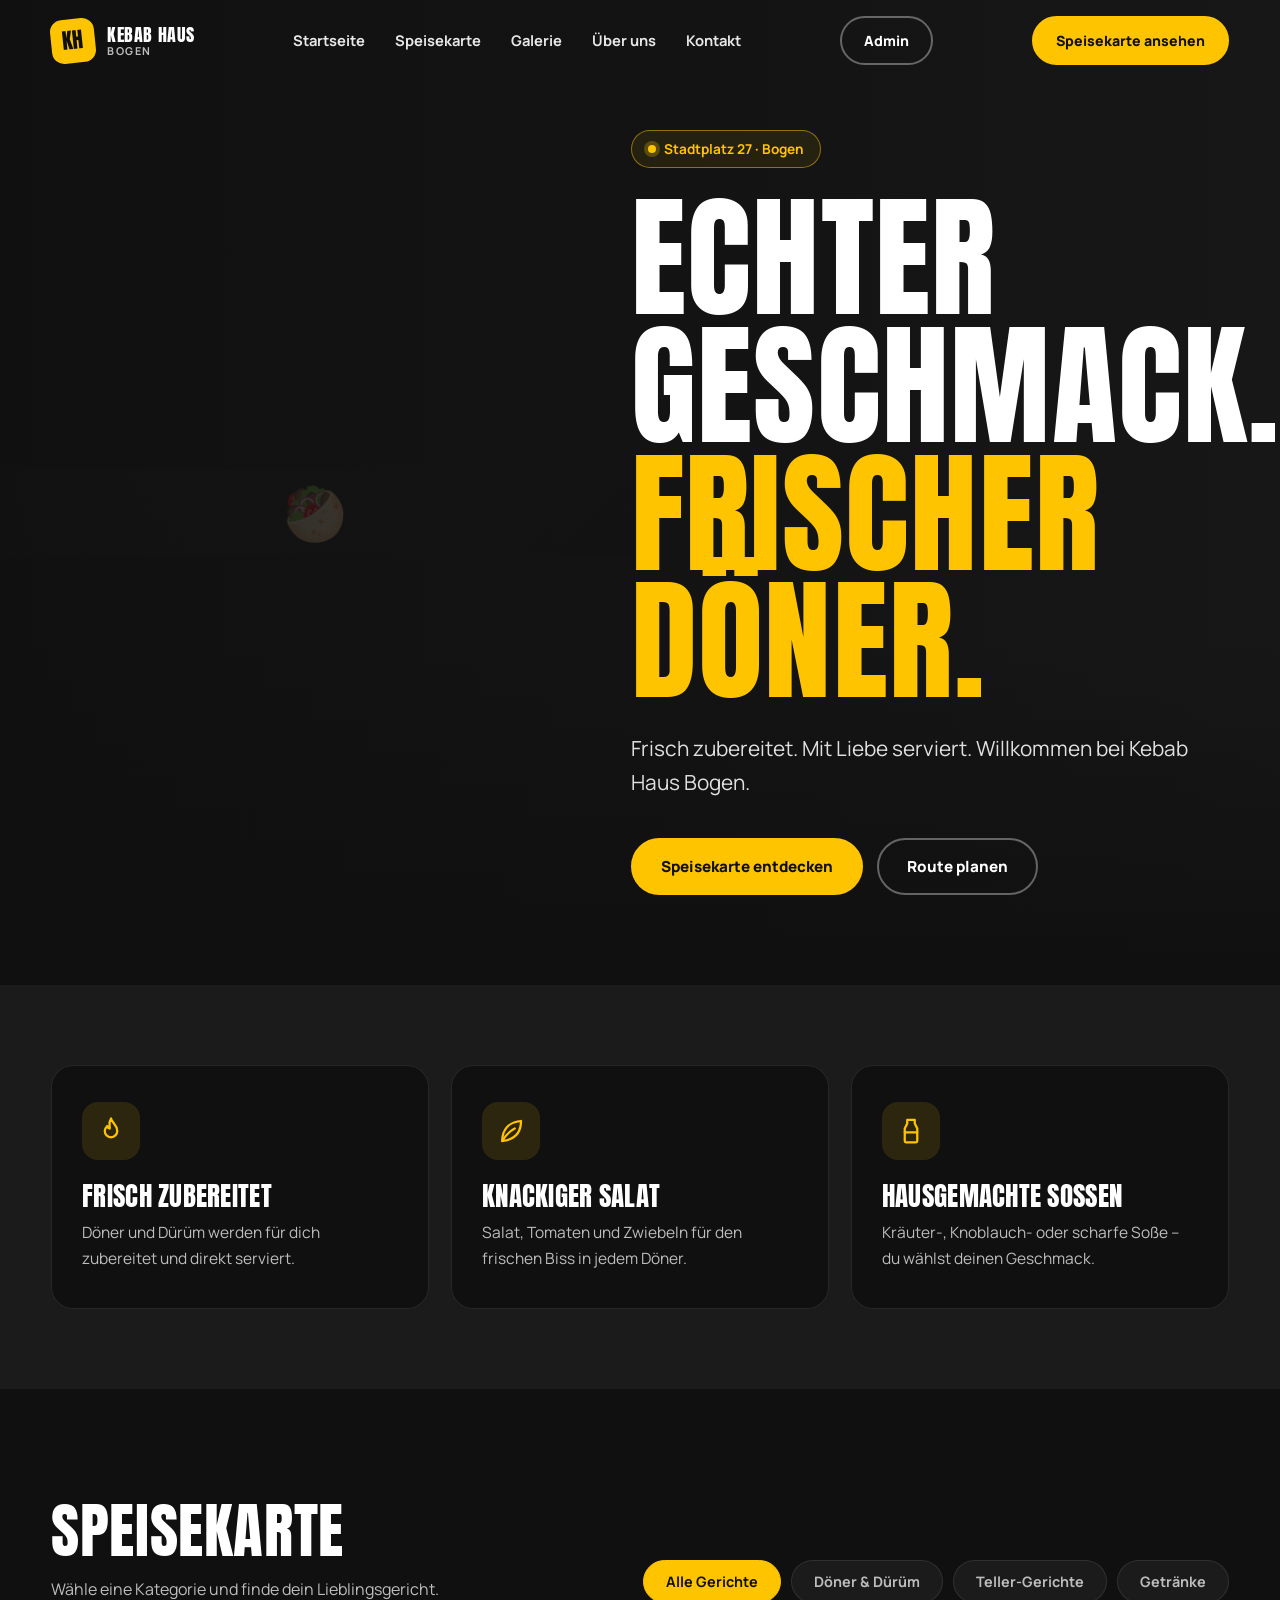
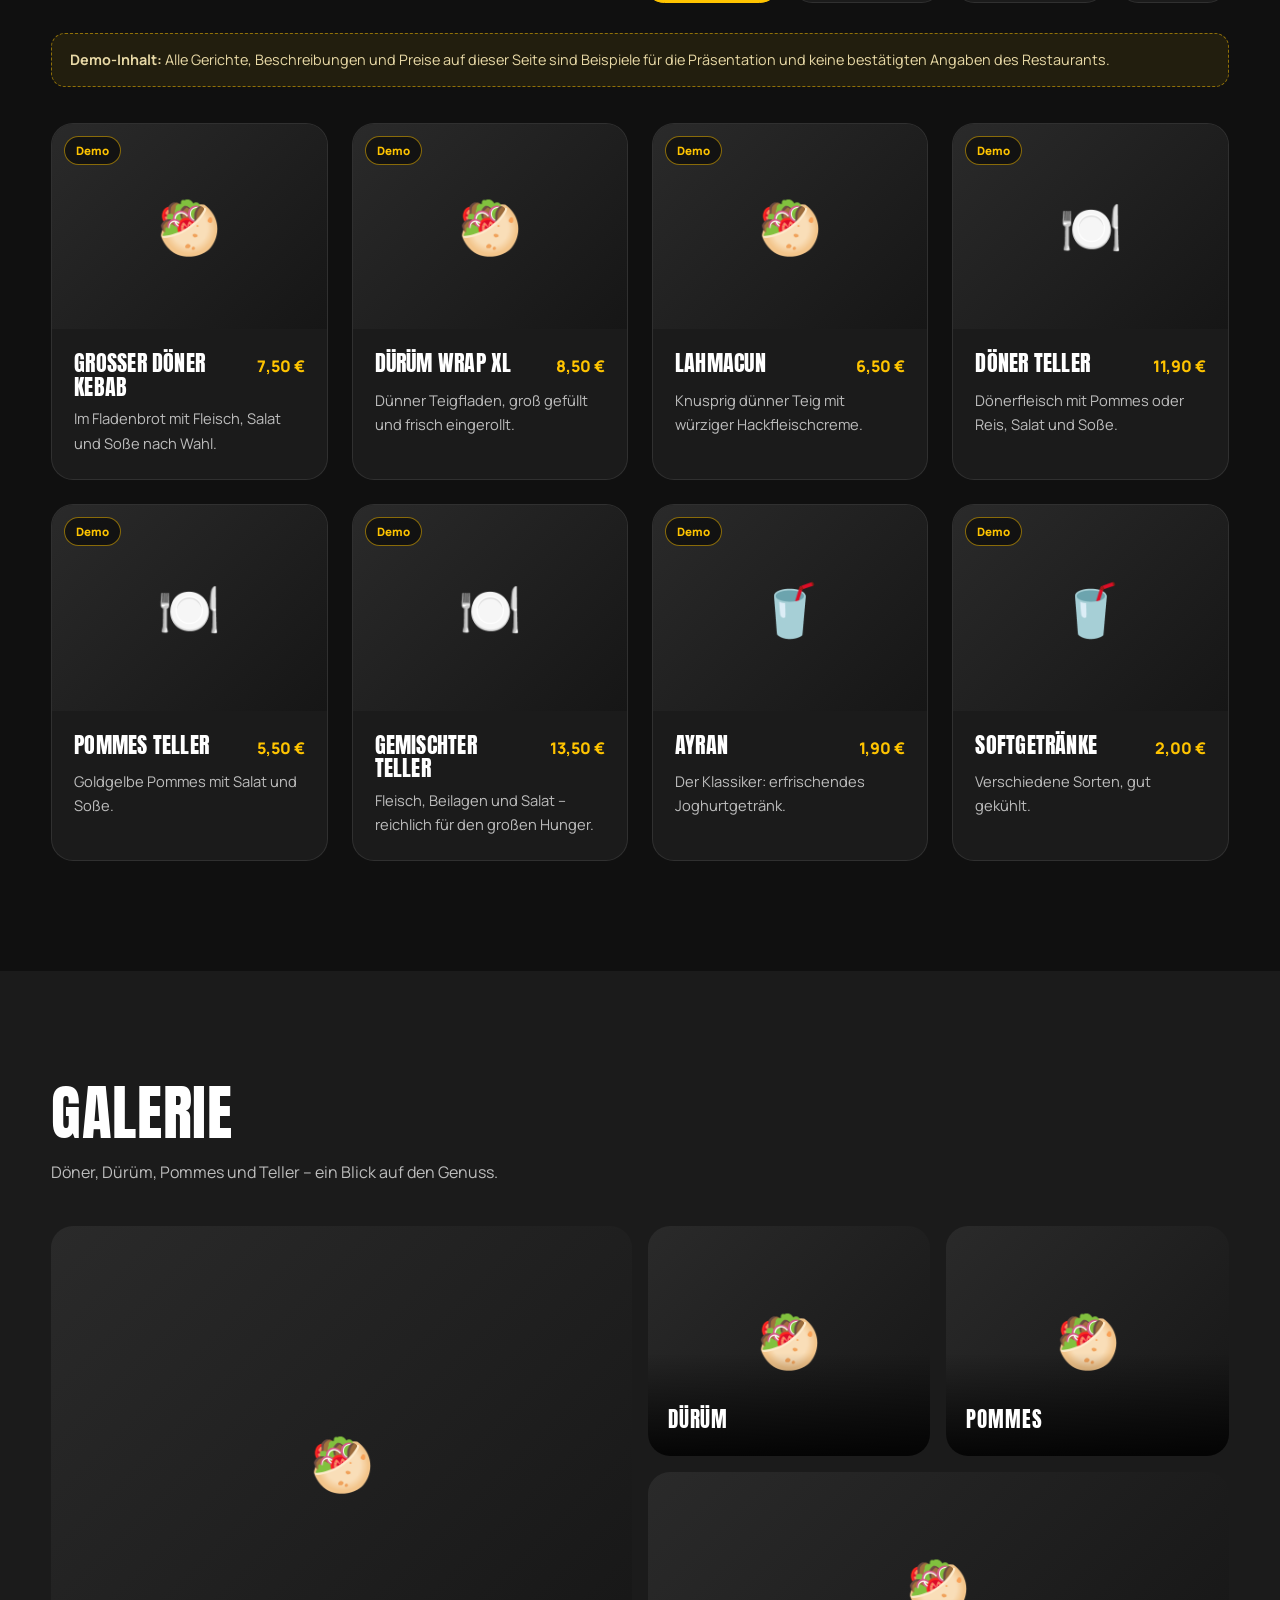
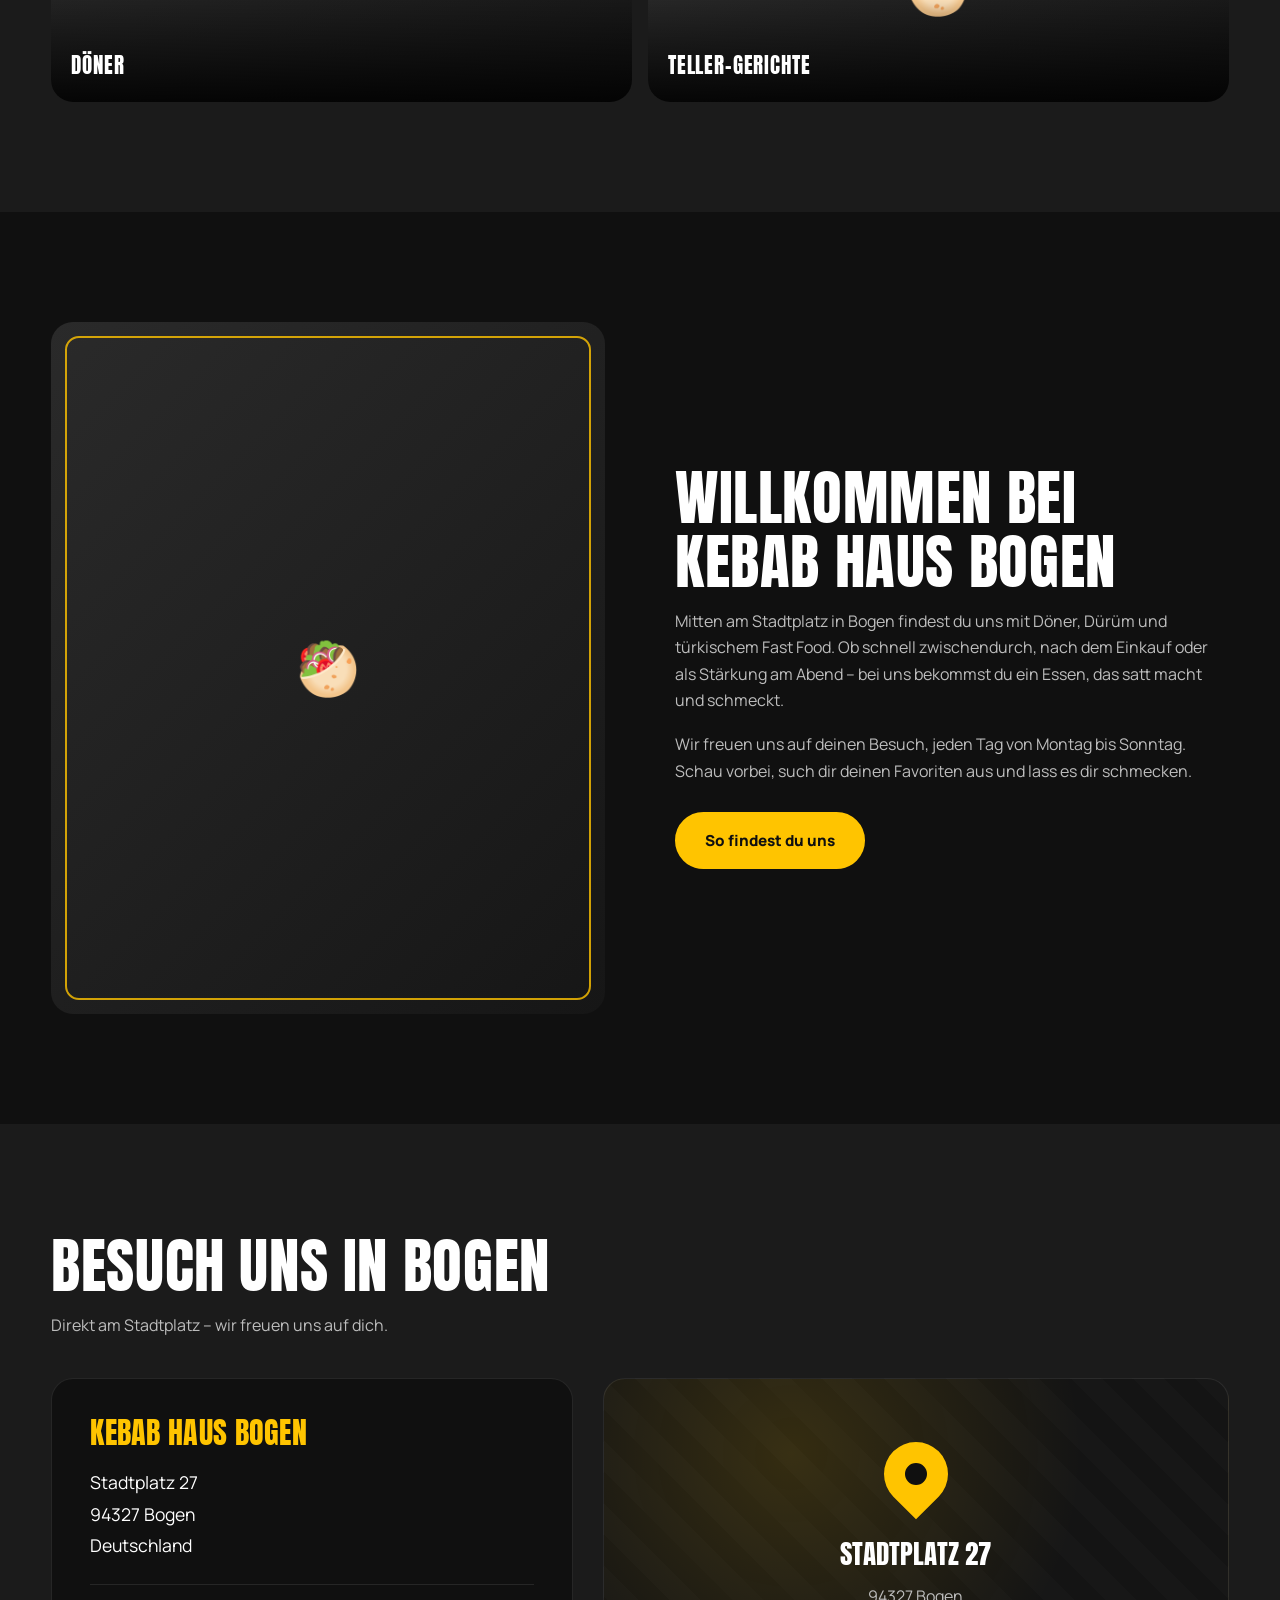
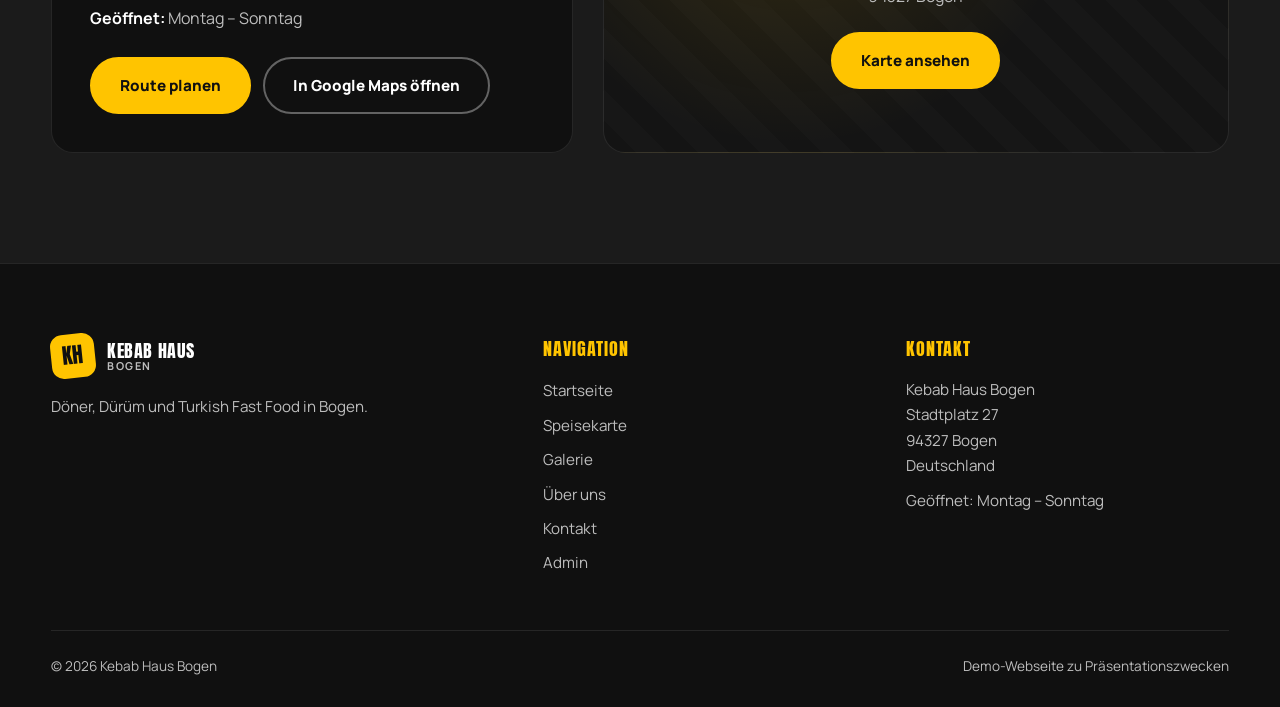
<file: index.html>
<!DOCTYPE html>
<html lang="de">
<head>
<meta charset="UTF-8">
<meta name="viewport" content="width=device-width, initial-scale=1">
<title>Kebab Haus Bogen – Döner, Dürüm & Turkish Fast Food in Bogen</title>
<meta name="description" content="Kebab Haus Bogen am Stadtplatz 27 in 94327 Bogen: Döner, Dürüm und türkisches Fast Food. Täglich Montag bis Sonntag. Jetzt Speisekarte ansehen und Route planen.">
<meta name="theme-color" content="#101010">
<meta property="og:title" content="Kebab Haus Bogen – Echter Geschmack. Frischer Döner.">
<meta property="og:description" content="Döner, Dürüm und Turkish Fast Food am Stadtplatz 27 in Bogen.">
<meta property="og:type" content="website">
<link rel="icon" href="data:image/svg+xml,%3Csvg xmlns='http://www.w3.org/2000/svg' viewBox='0 0 64 64'%3E%3Crect width='64' height='64' rx='14' fill='%23FFC400'/%3E%3Ctext x='32' y='44' font-size='30' font-weight='900' text-anchor='middle' fill='%23101010' font-family='Arial'%3EKH%3C/text%3E%3C/svg%3E">
<link rel="preconnect" href="https://fonts.googleapis.com">
<link rel="preconnect" href="https://fonts.gstatic.com" crossorigin>
<link href="https://fonts.googleapis.com/css2?family=Anton&family=Manrope:wght@400;500;700;800&display=swap" rel="stylesheet">
<script type="application/ld+json">{"@context":"https://schema.org","@type":"Restaurant","name":"Kebab Haus Bogen","servesCuisine":["Döner","Dürüm","Turkish Fast Food"],"address":{"@type":"PostalAddress","streetAddress":"Stadtplatz 27","postalCode":"94327","addressLocality":"Bogen","addressCountry":"DE"}}</script>
<style>
:root{--bg:#101010;--bg2:#1B1B1B;--gold:#FFC400;--tx:#fff;--mut:#BDBDBD;--line:rgba(255,255,255,.09);--r:22px}
*{box-sizing:border-box;margin:0;padding:0}
html{scroll-behavior:smooth;scroll-padding-top:84px}
body{background:var(--bg);color:var(--tx);font-family:'Manrope',system-ui,sans-serif;line-height:1.65;-webkit-font-smoothing:antialiased}
img{display:block;max-width:100%}
a{color:inherit;text-decoration:none}
:focus-visible{outline:2px solid var(--gold);outline-offset:3px}
.wrap{width:min(1180px,92%);margin-inline:auto}
section{padding:110px 0}
h1,h2,h3{font-family:'Anton',Impact,sans-serif;font-weight:400;letter-spacing:.01em;line-height:1.05;text-transform:uppercase}
h2{font-size:clamp(2.2rem,5vw,3.8rem);margin-bottom:14px}
.lead{color:var(--mut);max-width:60ch}
.btn{display:inline-flex;align-items:center;justify-content:center;gap:8px;padding:14px 28px;border-radius:999px;font-weight:800;font-size:.95rem;border:2px solid var(--gold);cursor:pointer;transition:.25s;font-family:inherit}
.btn-y{background:var(--gold);color:#101010}
.btn-y:hover{background:#ffd43b;transform:translateY(-2px);box-shadow:0 10px 30px rgba(255,196,0,.3)}
.btn-o{background:transparent;color:var(--tx);border-color:rgba(255,255,255,.35)}
.btn-o:hover{border-color:var(--gold);color:var(--gold)}
.logo{display:flex;align-items:center;gap:12px}
.logo-mark{width:44px;height:44px;border-radius:12px;background:var(--gold);color:#101010;display:grid;place-items:center;font-family:'Anton';font-size:1.35rem;transform:rotate(-6deg);flex:none}
.logo-txt{font-family:'Anton';text-transform:uppercase;font-size:1.15rem;line-height:1.05;letter-spacing:.03em}
.logo-txt small{display:block;font-family:'Manrope';font-size:.68rem;color:var(--mut);letter-spacing:.14em;font-weight:700}
/* header */
header{position:fixed;inset:0 0 auto 0;z-index:50;transition:.3s;padding:16px 0}
header.sc{background:rgba(16,16,16,.92);backdrop-filter:blur(14px);padding:10px 0;border-bottom:1px solid var(--line)}
.nav{display:flex;align-items:center;justify-content:space-between;gap:20px}
.nav ul{display:flex;gap:30px;list-style:none}
.nav ul a{font-weight:700;font-size:.92rem;color:#e8e8e8;position:relative;padding:4px 0}
.nav ul a::after{content:"";position:absolute;left:0;bottom:-2px;height:2px;width:0;background:var(--gold);transition:.25s}
.nav ul a:hover::after{width:100%}
.nav .btn{padding:11px 22px;font-size:.88rem}
.mob{display:none}
.burger{display:none;background:none;border:0;width:44px;height:44px;cursor:pointer;position:relative}
.burger span{position:absolute;left:10px;right:10px;height:2px;background:#fff;transition:.3s}
.burger span:nth-child(1){top:15px}.burger span:nth-child(2){top:21px}.burger span:nth-child(3){top:27px}
.burger.on span:nth-child(1){top:21px;transform:rotate(45deg)}
.burger.on span:nth-child(2){opacity:0}
.burger.on span:nth-child(3){top:21px;transform:rotate(-45deg)}
/* hero */
.hero{min-height:100svh;display:flex;align-items:center;position:relative;padding:130px 0 90px;overflow:hidden;background:#1B1B1B}
.hero-img{position:absolute;inset:0;width:100%;height:100%;object-fit:cover;animation:zoom 18s ease-out both}
@keyframes zoom{from{transform:scale(1.12)}to{transform:scale(1)}}
.hero::before{content:"";position:absolute;inset:0;z-index:1;background:linear-gradient(90deg,rgba(16,16,16,.95) 0%,rgba(16,16,16,.7) 55%,rgba(16,16,16,.35) 100%),linear-gradient(0deg,#101010 0%,transparent 35%)}
.hero .wrap{position:relative;z-index:2}
.badge{display:inline-flex;align-items:center;gap:8px;border:1px solid rgba(255,196,0,.5);color:var(--gold);padding:7px 16px;border-radius:999px;font-weight:700;font-size:.85rem;background:rgba(255,196,0,.08);margin-bottom:26px}
.badge i{width:8px;height:8px;border-radius:50%;background:var(--gold);box-shadow:0 0 0 4px rgba(255,196,0,.25)}
.hero h1{font-size:clamp(3.2rem,10.5vw,8.6rem);line-height:.95;max-width:11ch}
.hero h1 span{display:block;color:var(--gold)}
.hero p{font-size:clamp(1.05rem,2vw,1.3rem);color:#e0e0e0;max-width:46ch;margin:26px 0 38px}
.hero .row{display:flex;flex-wrap:wrap;gap:14px}
.hero h1,.hero p,.hero .row,.badge{animation:up .9s cubic-bezier(.2,.7,.2,1) both}
.badge{animation-delay:.05s}.hero h1{animation-delay:.15s}.hero p{animation-delay:.3s}.hero .row{animation-delay:.45s}
@keyframes up{from{opacity:0;transform:translateY(30px)}to{opacity:1;transform:none}}
/* features */
.features{background:var(--bg2);padding:80px 0}
.fgrid{display:grid;grid-template-columns:repeat(3,1fr);gap:22px}
.fcard{background:var(--bg);border:1px solid var(--line);border-radius:var(--r);padding:36px 30px;transition:.3s}
.fcard:hover{border-color:var(--gold);transform:translateY(-6px)}
.fic{width:58px;height:58px;border-radius:16px;background:rgba(255,196,0,.12);display:grid;place-items:center;margin-bottom:22px}
.fic svg{width:30px;height:30px;stroke:var(--gold);fill:none;stroke-width:1.8;stroke-linecap:round;stroke-linejoin:round}
.fcard h3{font-size:1.7rem;margin-bottom:10px}
.fcard p{color:var(--mut);font-size:.97rem}
/* menu */
.mhead{display:flex;flex-wrap:wrap;justify-content:space-between;align-items:end;gap:28px;margin-bottom:30px}
.filters{display:flex;flex-wrap:wrap;gap:10px}
.fb{background:var(--bg2);color:var(--mut);border:1px solid var(--line);padding:11px 22px;border-radius:999px;font:700 .9rem 'Manrope';cursor:pointer;transition:.25s}
.fb:hover{color:#fff;border-color:rgba(255,196,0,.5)}
.fb.on{background:var(--gold);color:#101010;border-color:var(--gold)}
.demo-note{background:rgba(255,196,0,.08);border:1px dashed rgba(255,196,0,.5);border-radius:14px;padding:14px 18px;font-size:.9rem;color:#e8d9a6;margin-bottom:36px}
.mgrid{display:grid;grid-template-columns:repeat(auto-fill,minmax(270px,1fr));gap:24px}
.mcard{background:var(--bg2);border:1px solid var(--line);border-radius:var(--r);overflow:hidden;transition:.35s;display:flex;flex-direction:column}
.mcard:hover{transform:translateY(-8px);border-color:rgba(255,196,0,.6);box-shadow:0 22px 50px rgba(0,0,0,.5)}
.mcard.hide{display:none}
.mimg{aspect-ratio:4/3;overflow:hidden;background:#242424;position:relative}
.mimg img{width:100%;height:100%;object-fit:cover;transition:transform .6s}
.mcard:hover .mimg img{transform:scale(1.08)}
.tag{position:absolute;top:12px;left:12px;background:rgba(16,16,16,.85);border:1px solid rgba(255,196,0,.5);color:var(--gold);font-size:.72rem;font-weight:800;padding:4px 11px;border-radius:999px}
.mbody{padding:22px 22px 24px;display:flex;flex-direction:column;gap:8px;flex:1}
.mtop{display:flex;justify-content:space-between;gap:12px;align-items:baseline}
.mbody h3{font-size:1.4rem}
.price{color:var(--gold);font-weight:800;white-space:nowrap}
.mbody p{color:var(--mut);font-size:.92rem}
.ph{display:grid;place-items:center;width:100%;height:100%;font-size:3.2rem;background:linear-gradient(135deg,#2a2a2a,#161616)}
/* gallery */
.gal{background:var(--bg2)}
.ggrid{display:grid;grid-template-columns:repeat(4,1fr);grid-auto-rows:230px;gap:16px;margin-top:40px}
.gi{position:relative;border-radius:var(--r);overflow:hidden;background:#242424}
.gi:nth-child(1){grid-column:span 2;grid-row:span 2}
.gi:nth-child(4){grid-column:span 2}
.gi img{width:100%;height:100%;object-fit:cover;transition:transform .7s}
.gi:hover img{transform:scale(1.07)}
.gi span{position:absolute;left:0;right:0;bottom:0;padding:50px 20px 18px;background:linear-gradient(0deg,rgba(0,0,0,.85),transparent);font-family:'Anton';text-transform:uppercase;font-size:1.3rem;letter-spacing:.04em}
/* about */
.about{display:grid;grid-template-columns:1fr 1fr;gap:70px;align-items:center}
.about-img{border-radius:var(--r);overflow:hidden;aspect-ratio:4/5;background:#242424;position:relative}
.about-img img{width:100%;height:100%;object-fit:cover}
.about-img::after{content:"";position:absolute;inset:14px;border:2px solid var(--gold);border-radius:14px;pointer-events:none;opacity:.8}
.about p{color:var(--mut);margin-bottom:18px;max-width:56ch}
.about .btn{margin-top:10px}
/* contact */
.contact{background:var(--bg2)}
.cgrid{display:grid;grid-template-columns:1fr 1.2fr;gap:30px;margin-top:40px}
.cbox{background:var(--bg);border:1px solid var(--line);border-radius:var(--r);padding:38px}
.cbox h3{font-size:1.9rem;margin-bottom:18px;color:var(--gold)}
.cbox address{font-style:normal;font-size:1.1rem;line-height:1.8;margin-bottom:22px}
.cbox .days{color:var(--mut);margin-bottom:26px;padding-top:20px;border-top:1px solid var(--line)}
.cbox .days b{color:#fff}
.cbox .row{display:flex;flex-wrap:wrap;gap:12px}
.mapcard{border-radius:var(--r);min-height:340px;border:1px solid var(--line);display:grid;place-items:center;text-align:center;padding:30px;background:radial-gradient(circle at 30% 20%,rgba(255,196,0,.14),transparent 55%),repeating-linear-gradient(45deg,#141414 0 22px,#171717 22px 44px)}
.pin{width:64px;height:64px;border-radius:50% 50% 50% 0;background:var(--gold);transform:rotate(-45deg);margin:0 auto 26px;display:grid;place-items:center;animation:bob 2.4s ease-in-out infinite}
.pin::after{content:"";width:22px;height:22px;border-radius:50%;background:#101010}
@keyframes bob{50%{translate:0 -8px}}
.mapcard p{color:var(--mut);margin:6px 0 22px}
.mapcard strong{font-family:'Anton';font-size:1.7rem;text-transform:uppercase;font-weight:400}
/* footer */
footer{padding:70px 0 30px;border-top:1px solid var(--line)}
.fgr{display:grid;grid-template-columns:1.4fr 1fr 1fr;gap:40px;margin-bottom:46px}
footer h4{font-family:'Anton';font-weight:400;text-transform:uppercase;letter-spacing:.05em;font-size:1.1rem;margin-bottom:14px;color:var(--gold)}
footer li{list-style:none;margin-bottom:8px}
footer li a,footer address,footer p{color:var(--mut);font-style:normal;font-size:.95rem}
footer li a:hover{color:var(--gold)}
.fbot{border-top:1px solid var(--line);padding-top:24px;color:var(--mut);font-size:.85rem;display:flex;flex-wrap:wrap;justify-content:space-between;gap:10px}
.fgr .logo{margin-bottom:16px}
/* reveal (one orchestrated, light touch) */
.rv{opacity:0;transform:translateY(26px);transition:opacity .8s,transform .8s cubic-bezier(.2,.7,.2,1)}
.rv.in{opacity:1;transform:none}
/* responsive */
@media(max-width:960px){
 section{padding:80px 0}
 .burger{display:block}
 .mob{display:list-item}
 .nav .btn.hd{display:none}
 .nav ul{position:fixed;inset:0 0 0 auto;width:min(80%,330px);background:#141414;flex-direction:column;gap:6px;padding:100px 30px 30px;transform:translateX(100%);transition:.35s;border-left:1px solid var(--line)}
 .nav ul.open{transform:none}
 .nav ul a{font-size:1.2rem;display:block;padding:12px 0}
 .burger{z-index:60}
 .fgrid,.about,.cgrid{grid-template-columns:1fr}
 .about{gap:40px}
 .ggrid{grid-template-columns:repeat(2,1fr);grid-auto-rows:190px}
 .gi:nth-child(1){grid-column:span 2;grid-row:span 2}
 .gi:nth-child(4){grid-column:span 2}
 .fgr{grid-template-columns:1fr 1fr}.fgr>div:first-child{grid-column:span 2}
}
@media(max-width:520px){
 .logo-txt small{display:none}
 .hero .btn{width:100%}
 .cbox{padding:28px 22px}
 .fgr{grid-template-columns:1fr}.fgr>div:first-child{grid-column:auto}
}
@media(prefers-reduced-motion:reduce){*{animation:none!important;transition:none!important}html{scroll-behavior:auto}.rv{opacity:1;transform:none}}
</style>
</head>
<body>

<header id="hd">
 <div class="wrap nav">
  <a href="#start" class="logo" aria-label="Kebab Haus Bogen – Startseite">
   <span class="logo-mark">KH</span>
   <span class="logo-txt">Kebab Haus<small>BOGEN</small></span>
  </a>
  <ul id="menu">
   <li><a href="#start">Startseite</a></li>
   <li><a href="#speisekarte">Speisekarte</a></li>
   <li><a href="#galerie">Galerie</a></li>
   <li><a href="#ueber-uns">Über uns</a></li>
   <li><a href="#kontakt">Kontakt</a></li>
   <li class="mob"><a href="admin.html">Admin</a></li>
  </ul>
  <a href="admin.html" class="btn btn-o hd">Admin</a>
  <a href="#speisekarte" class="btn btn-y hd">Speisekarte ansehen</a>
  <button class="burger" id="burger" aria-label="Menü öffnen" aria-expanded="false" aria-controls="menu"><span></span><span></span><span></span></button>
 </div>
</header>

<main>
<section class="hero" id="start">
 <img class="hero-img" data-img="https://images.unsplash.com/photo-1529006557810-274b9b2fc783?auto=format&fit=crop&w=1800&q=75" alt="Frisch zubereiteter Döner Kebab" fetchpriority="high">
 <div class="wrap">
  <div class="badge"><i></i>Stadtplatz 27 · Bogen</div>
  <h1>Echter Geschmack. <span>Frischer Döner.</span></h1>
  <p>Frisch zubereitet. Mit Liebe serviert. Willkommen bei Kebab Haus Bogen.</p>
  <div class="row">
   <a href="#speisekarte" class="btn btn-y">Speisekarte entdecken</a>
   <a href="https://www.google.com/maps/dir/?api=1&destination=Stadtplatz+27,+94327+Bogen,+Germany" target="_blank" rel="noopener" class="btn btn-o">Route planen</a>
  </div>
 </div>
</section>

<section class="features">
 <div class="wrap fgrid">
  <article class="fcard rv">
   <div class="fic"><svg viewBox="0 0 24 24"><path d="M12 2c1 4 5 5 5 10a5 5 0 0 1-10 0c0-2 1-3 2-4 .5 1.5 1.5 2 2 2 0-3-1-5 1-8z"/></svg></div>
   <h3>Frisch zubereitet</h3><p>Döner und Dürüm werden für dich zubereitet und direkt serviert.</p>
  </article>
  <article class="fcard rv">
   <div class="fic"><svg viewBox="0 0 24 24"><path d="M5 20c0-9 5-15 15-16 0 10-6 15-15 16z"/><path d="M5 20c3-5 6-8 10-10"/></svg></div>
   <h3>Knackiger Salat</h3><p>Salat, Tomaten und Zwiebeln für den frischen Biss in jedem Döner.</p>
  </article>
  <article class="fcard rv">
   <div class="fic"><svg viewBox="0 0 24 24"><path d="M9 3h6v3l2 4v10a1 1 0 0 1-1 1H8a1 1 0 0 1-1-1V10l2-4z"/><path d="M7 13h10"/></svg></div>
   <h3>Hausgemachte Soßen</h3><p>Kräuter-, Knoblauch- oder scharfe Soße – du wählst deinen Geschmack.</p>
  </article>
 </div>
</section>

<section id="speisekarte">
 <div class="wrap">
  <div class="mhead">
   <div class="rv"><h2>Speisekarte</h2><p class="lead">Wähle eine Kategorie und finde dein Lieblingsgericht.</p></div>
   <div class="filters rv" role="group" aria-label="Kategorien filtern">
    <button class="fb on" data-f="all">Alle Gerichte</button>
    <button class="fb" data-f="doener">Döner &amp; Dürüm</button>
    <button class="fb" data-f="teller">Teller-Gerichte</button>
    <button class="fb" data-f="drinks">Getränke</button>
   </div>
  </div>
  <p class="demo-note"><b>Demo-Inhalt:</b> Alle Gerichte, Beschreibungen und Preise auf dieser Seite sind Beispiele für die Präsentation und keine bestätigten Angaben des Restaurants.</p>
  <div class="mgrid" id="mgrid"></div>
 </div>
</section>

<section class="gal" id="galerie">
 <div class="wrap">
  <div class="rv"><h2>Galerie</h2><p class="lead">Döner, Dürüm, Pommes und Teller – ein Blick auf den Genuss.</p></div>
  <div class="ggrid">
   <figure class="gi"><img data-img="https://images.unsplash.com/photo-1529006557810-274b9b2fc783?auto=format&fit=crop&w=1000&q=75" alt="Döner im Fladenbrot"><span>Döner</span></figure>
   <figure class="gi"><img data-img="https://images.unsplash.com/photo-1626700051175-6818013e1d4f?auto=format&fit=crop&w=700&q=75" alt="Dürüm Wrap"><span>Dürüm</span></figure>
   <figure class="gi"><img data-img="https://images.unsplash.com/photo-1630384060421-cb20d0e0649d?auto=format&fit=crop&w=700&q=75" alt="Pommes frites"><span>Pommes</span></figure>
   <figure class="gi"><img data-img="https://images.unsplash.com/photo-1544025162-d76694265947?auto=format&fit=crop&w=1000&q=75" alt="Teller mit Fleisch und Beilagen"><span>Teller-Gerichte</span></figure>
  </div>
 </div>
</section>

<section id="ueber-uns">
 <div class="wrap about">
  <div class="about-img rv"><img data-img="https://images.unsplash.com/photo-1561651823-34feb02250e4?auto=format&fit=crop&w=900&q=75" alt="Döner Kebab mit frischem Salat"></div>
  <div class="rv">
   <h2>Willkommen bei Kebab Haus Bogen</h2>
   <p>Mitten am Stadtplatz in Bogen findest du uns mit Döner, Dürüm und türkischem Fast Food. Ob schnell zwischendurch, nach dem Einkauf oder als Stärkung am Abend – bei uns bekommst du ein Essen, das satt macht und schmeckt.</p>
   <p>Wir freuen uns auf deinen Besuch, jeden Tag von Montag bis Sonntag. Schau vorbei, such dir deinen Favoriten aus und lass es dir schmecken.</p>
   <a href="#kontakt" class="btn btn-y">So findest du uns</a>
  </div>
 </div>
</section>

<section class="contact" id="kontakt">
 <div class="wrap">
  <div class="rv"><h2>Besuch uns in Bogen</h2><p class="lead">Direkt am Stadtplatz – wir freuen uns auf dich.</p></div>
  <div class="cgrid">
   <div class="cbox rv">
    <h3>Kebab Haus Bogen</h3>
    <address>Stadtplatz 27<br>94327 Bogen<br>Deutschland</address>
    <p class="days"><b>Geöffnet:</b> Montag – Sonntag</p>
    <div class="row">
     <a class="btn btn-y" target="_blank" rel="noopener" href="https://www.google.com/maps/dir/?api=1&destination=Stadtplatz+27,+94327+Bogen,+Germany">Route planen</a>
     <a class="btn btn-o" target="_blank" rel="noopener" href="https://www.google.com/maps/search/?api=1&query=Kebab+Haus+Bogen+Stadtplatz+27+94327+Bogen">In Google Maps öffnen</a>
    </div>
   </div>
   <div class="mapcard rv">
    <div>
     <div class="pin"></div>
     <strong>Stadtplatz 27</strong>
     <p>94327 Bogen</p>
     <a class="btn btn-y" target="_blank" rel="noopener" href="https://www.google.com/maps/search/?api=1&query=Stadtplatz+27+94327+Bogen+Germany">Karte ansehen</a>
    </div>
   </div>
  </div>
 </div>
</section>
</main>

<footer>
 <div class="wrap">
  <div class="fgr">
   <div>
    <a href="#start" class="logo"><span class="logo-mark">KH</span><span class="logo-txt">Kebab Haus<small>BOGEN</small></span></a>
    <p>Döner, Dürüm und Turkish Fast Food in Bogen.</p>
   </div>
   <div>
    <h4>Navigation</h4>
    <ul>
     <li><a href="#start">Startseite</a></li>
     <li><a href="#speisekarte">Speisekarte</a></li>
     <li><a href="#galerie">Galerie</a></li>
     <li><a href="#ueber-uns">Über uns</a></li>
     <li><a href="#kontakt">Kontakt</a></li>
     <li><a href="admin.html">Admin</a></li>
    </ul>
   </div>
   <div>
    <h4>Kontakt</h4>
    <address>Kebab Haus Bogen<br>Stadtplatz 27<br>94327 Bogen<br>Deutschland</address>
    <p style="margin-top:10px">Geöffnet: Montag – Sonntag</p>
   </div>
  </div>
  <div class="fbot"><span>© 2026 Kebab Haus Bogen</span><span>Demo-Webseite zu Präsentationszwecken</span></div>
 </div>
</footer>

<script src="menu.js"></script>
<script>
(function(){
 var M=window.KHMenu,g=document.getElementById('mgrid'),cur='all';
 function fb(img){img.onerror=null;var p=img.parentNode,d=document.createElement('div');d.className='ph';d.textContent=img.dataset.e||'🥙';d.setAttribute('role','img');d.setAttribute('aria-label',img.alt);p.replaceChild(d,img)}
 function load(img){img.onerror=function(){fb(img)};img.src=img.dataset.img}
 function apply(){g.querySelectorAll('.mcard').forEach(function(c){c.classList.toggle('hide',cur!=='all'&&c.dataset.c!==cur)})}
 function render(){
  var items=M.load(),e=M.esc;
  g.innerHTML=items.length?items.map(function(x){
   var em=M.EMOJI[x.c]||'🥙';
   return '<article class="mcard" data-c="'+e(x.c)+'"><div class="mimg">'+(x.img?'<img data-img="'+e(x.img)+'" data-e="'+em+'" alt="'+e(x.n)+'" loading="lazy" width="700" height="525">':'<div class="ph">'+em+'</div>')+'<span class="tag">Demo</span></div><div class="mbody"><div class="mtop"><h3>'+e(x.n)+'</h3><span class="price">'+M.fmt(x.p)+'</span></div><p>'+e(x.d)+'</p></div></article>'}).join(''):'<p class="lead">Aktuell sind keine Gerichte vorhanden.</p>';
  g.querySelectorAll('img[data-img]').forEach(load);
  apply();
 }
 document.querySelectorAll('.hero-img,.gi img,.about-img img').forEach(function(im){if(im.getAttribute('fetchpriority')!=='high')im.loading='lazy';load(im)});
 render();
 window.addEventListener('storage',function(e){if(e.key===M.KEY)render()});
 var btns=document.querySelectorAll('.fb');
 btns.forEach(function(b){b.addEventListener('click',function(){
  btns.forEach(function(o){o.classList.remove('on')});b.classList.add('on');cur=b.dataset.f;apply();
 })});
 // header + menu
 var hd=document.getElementById('hd'),bg=document.getElementById('burger'),mn=document.getElementById('menu');
 function sc(){hd.classList.toggle('sc',window.scrollY>40)}sc();window.addEventListener('scroll',sc,{passive:true});
 function tog(o){mn.classList.toggle('open',o);bg.classList.toggle('on',o);bg.setAttribute('aria-expanded',o);bg.setAttribute('aria-label',o?'Menü schließen':'Menü öffnen')}
 bg.addEventListener('click',function(){tog(!mn.classList.contains('open'))});
 mn.querySelectorAll('a').forEach(function(a){a.addEventListener('click',function(){tog(false)})});
 document.addEventListener('keydown',function(e){if(e.key==='Escape')tog(false)});
 // reveal
 var rv=document.querySelectorAll('.rv');
 if('IntersectionObserver' in window){var io=new IntersectionObserver(function(es){es.forEach(function(e){if(e.isIntersecting){e.target.classList.add('in');io.unobserve(e.target)}})},{threshold:.12});rv.forEach(function(el){io.observe(el)})}
 else rv.forEach(function(el){el.classList.add('in')});
})();
</script>
</body>
</html>
</file>
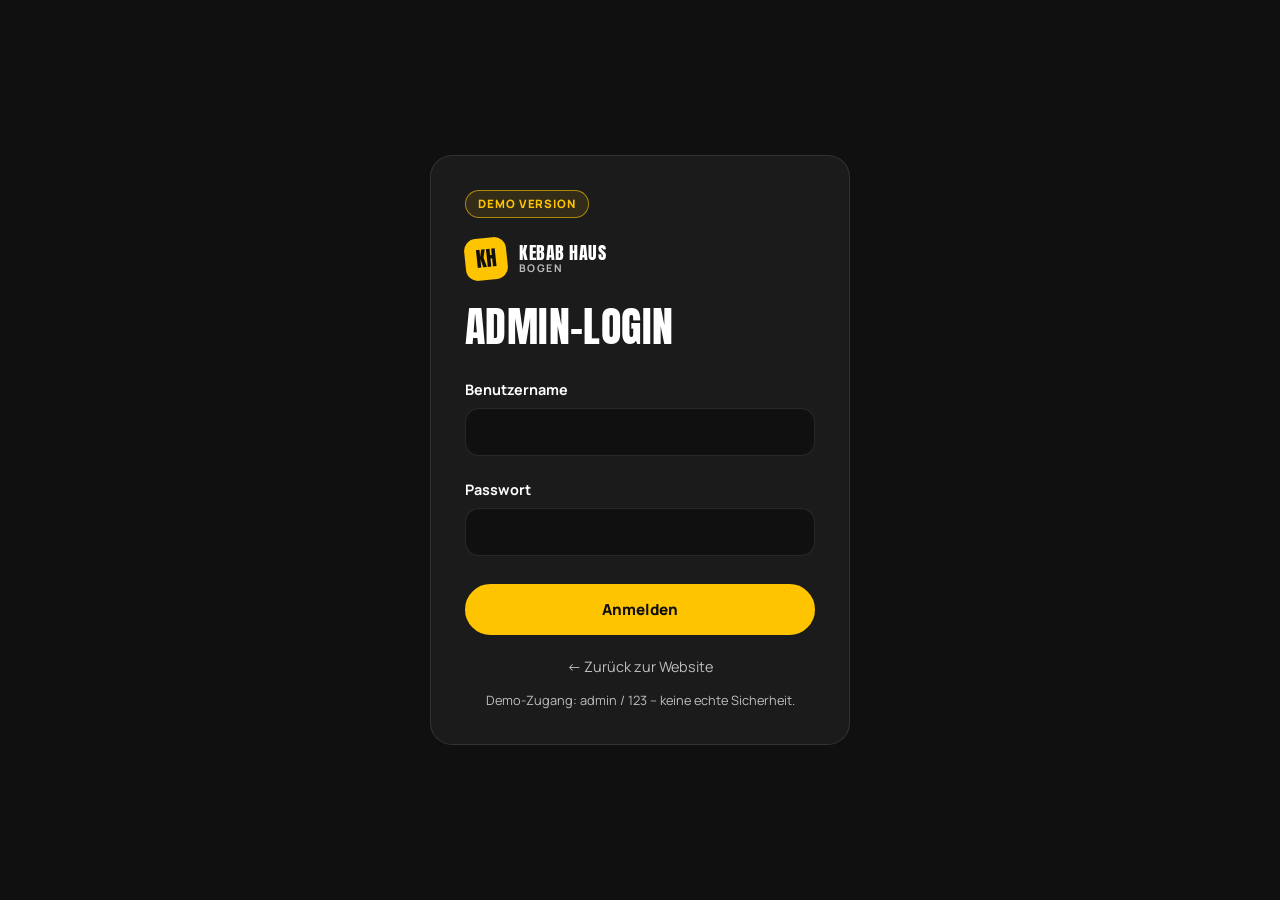
<file: admin.html>
<!DOCTYPE html>
<html lang="de">
<head>
<meta charset="UTF-8">
<meta name="viewport" content="width=device-width, initial-scale=1">
<meta name="robots" content="noindex,nofollow">
<title>Admin – Kebab Haus Bogen (DEMO VERSION)</title>
<link rel="icon" href="data:image/svg+xml,%3Csvg xmlns='http://www.w3.org/2000/svg' viewBox='0 0 64 64'%3E%3Crect width='64' height='64' rx='14' fill='%23FFC400'/%3E%3Ctext x='32' y='44' font-size='30' font-weight='900' text-anchor='middle' fill='%23101010' font-family='Arial'%3EKH%3C/text%3E%3C/svg%3E">
<link rel="preconnect" href="https://fonts.googleapis.com">
<link rel="preconnect" href="https://fonts.gstatic.com" crossorigin>
<link href="https://fonts.googleapis.com/css2?family=Anton&family=Manrope:wght@400;500;700;800&display=swap" rel="stylesheet">
<link rel="stylesheet" href="admin.css">
</head>
<body>

<main id="login" class="center" hidden>
 <form id="lf" class="box login" autocomplete="off">
  <span class="demo">DEMO VERSION</span>
  <div class="logo"><span class="logo-mark">KH</span><span class="logo-txt">Kebab Haus<small>BOGEN</small></span></div>
  <h1>Admin-Login</h1>
  <label>Benutzername<input id="lu" required autocomplete="username"></label>
  <label>Passwort<input id="lp" type="password" required autocomplete="current-password"></label>
  <p id="lerr" class="err" hidden>Benutzername oder Passwort ist falsch.</p>
  <button class="btn btn-y" type="submit">Anmelden</button>
  <a class="back" href="index.html">← Zurück zur Website</a>
  <p class="hint">Demo-Zugang: admin / 123 – keine echte Sicherheit.</p>
 </form>
</main>

<div id="app" hidden>
 <header class="bar">
  <div class="wrap row">
   <div class="logo"><span class="logo-mark">KH</span><span class="logo-txt">Kebab Haus<small>BOGEN</small></span></div>
   <span class="demo">DEMO VERSION</span>
   <div class="spacer"></div>
   <a class="btn btn-o sm" href="index.html" target="_blank" rel="noopener">Website ansehen</a>
   <button class="btn btn-o sm" id="logout" type="button">Abmelden</button>
  </div>
 </header>
 <main class="wrap">
  <div class="head">
   <div><h1>Speisekarte verwalten</h1><p class="mut">Änderungen erscheinen sofort auf der Website.</p></div>
   <button class="btn btn-y" id="add" type="button">+ Gericht hinzufügen</button>
  </div>
  <div id="list" class="list"></div>
 </main>
</div>

<dialog id="dlg">
 <form id="df" class="box">
  <h2 id="dt">Neues Gericht</h2>
  <label>Name der Speise<input id="fn" required maxlength="60"></label>
  <label>Beschreibung<textarea id="fd" rows="3" maxlength="200"></textarea></label>
  <div class="two">
   <label>Preis €<input id="fp" inputmode="decimal" placeholder="7,50" required></label>
   <label>Kategorie<select id="fc"></select></label>
  </div>
  <label>Bild hochladen<input id="fi" type="file" accept="image/*"></label>
  <img id="prev" alt="Bildvorschau" hidden>
  <p id="ferr" class="err" hidden></p>
  <div class="row end">
   <button class="btn btn-o" id="cancel" type="button">Abbrechen</button>
   <button class="btn btn-y" type="submit">Speichern</button>
  </div>
 </form>
</dialog>
<div id="toast" role="status"></div>
<script src="menu.js"></script>
<script src="admin.js"></script>
</body>
</html>
</file>
<file: admin.css>
:root{--bg:#101010;--bg2:#1B1B1B;--gold:#FFC400;--tx:#fff;--mut:#BDBDBD;--line:rgba(255,255,255,.1);--r:22px}
*{box-sizing:border-box;margin:0;padding:0}
[hidden]{display:none!important}
body{background:var(--bg);color:var(--tx);font-family:'Manrope',system-ui,sans-serif;line-height:1.6;min-height:100vh}
img{display:block;max-width:100%}
a{color:inherit;text-decoration:none}
:focus-visible{outline:2px solid var(--gold);outline-offset:3px}
h1,h2{font-family:'Anton',Impact,sans-serif;font-weight:400;text-transform:uppercase;letter-spacing:.01em;line-height:1.1}
h1{font-size:clamp(1.9rem,4vw,2.6rem)}h2{font-size:1.8rem;margin-bottom:18px}
.mut{color:var(--mut)}
.wrap{width:min(1100px,92%);margin-inline:auto}
.row{display:flex;align-items:center;gap:12px}.row.end{justify-content:flex-end;margin-top:20px}
.spacer{flex:1}
.logo{display:flex;align-items:center;gap:12px}
.logo-mark{width:42px;height:42px;border-radius:12px;background:var(--gold);color:#101010;display:grid;place-items:center;font-family:'Anton';font-size:1.3rem;transform:rotate(-6deg);flex:none}
.logo-txt{font-family:'Anton';text-transform:uppercase;font-size:1.1rem;line-height:1.05;letter-spacing:.03em}
.logo-txt small{display:block;font-family:'Manrope';font-size:.66rem;color:var(--mut);letter-spacing:.14em;font-weight:700}
.demo{display:inline-block;border:1px solid rgba(255,196,0,.6);background:rgba(255,196,0,.1);color:var(--gold);font-size:.72rem;font-weight:800;letter-spacing:.08em;padding:4px 12px;border-radius:999px}
.btn{display:inline-flex;align-items:center;justify-content:center;padding:13px 26px;border-radius:999px;font:800 .95rem 'Manrope';border:2px solid var(--gold);cursor:pointer;transition:.25s;white-space:nowrap}
.btn.sm{padding:9px 18px;font-size:.85rem}
.btn-y{background:var(--gold);color:#101010}
.btn-y:hover{background:#ffd43b;transform:translateY(-2px);box-shadow:0 10px 28px rgba(255,196,0,.28)}
.btn-o{background:transparent;color:var(--tx);border-color:rgba(255,255,255,.3)}
.btn-o:hover{border-color:var(--gold);color:var(--gold)}
.btn-d{background:transparent;color:#ff8a80;border-color:rgba(255,138,128,.4)}
.btn-d:hover{background:#ff5a4d;border-color:#ff5a4d;color:#fff}
.box{background:var(--bg2);border:1px solid var(--line);border-radius:var(--r);padding:34px}
label{display:block;font-weight:700;font-size:.9rem;margin-bottom:16px}
input,textarea,select{display:block;width:100%;margin-top:7px;background:var(--bg);color:var(--tx);border:1px solid var(--line);border-radius:14px;padding:12px 16px;font:500 1rem 'Manrope';transition:.2s}
input:focus,textarea:focus,select:focus{outline:none;border-color:var(--gold)}
input[type=file]{padding:10px;color:var(--mut)}
input[type=file]::file-selector-button{background:var(--gold);color:#101010;border:0;border-radius:999px;padding:7px 16px;font:800 .85rem 'Manrope';margin-right:12px;cursor:pointer}
textarea{resize:vertical}
.err{color:#ff8a80;font-size:.9rem;margin-bottom:14px}
/* login */
.center{min-height:100vh;display:grid;place-items:center;padding:24px}
.login{width:min(420px,100%);display:flex;flex-direction:column;gap:6px;position:relative}
.login .demo{align-self:flex-start;margin-bottom:14px}
.login .logo{margin-bottom:18px}
.login h1{margin-bottom:22px}
.login .btn{margin-top:6px}
.back{text-align:center;color:var(--mut);font-size:.9rem;margin-top:14px}.back:hover{color:var(--gold)}
.hint{text-align:center;color:var(--mut);font-size:.8rem;margin-top:6px}
/* app */
.bar{border-bottom:1px solid var(--line);padding:14px 0;position:sticky;top:0;background:rgba(16,16,16,.95);backdrop-filter:blur(12px);z-index:5}
.head{display:flex;flex-wrap:wrap;justify-content:space-between;align-items:center;gap:20px;margin:44px 0 32px}
.list{display:grid;grid-template-columns:repeat(auto-fill,minmax(300px,1fr));gap:20px;padding-bottom:70px}
.item{background:var(--bg2);border:1px solid var(--line);border-radius:var(--r);overflow:hidden;display:flex;flex-direction:column;transition:.25s}
.item:hover{border-color:rgba(255,196,0,.5)}
.thumb{aspect-ratio:16/9;background:#242424;display:grid;place-items:center;font-size:3rem}
.thumb img{width:100%;height:100%;object-fit:cover}
.ib{padding:18px 20px 20px;display:flex;flex-direction:column;gap:6px;flex:1}
.it{display:flex;justify-content:space-between;gap:10px;align-items:baseline}
.it b{font-size:1.1rem}.it span{color:var(--gold);font-weight:800;white-space:nowrap}
.cat{font-size:.78rem;color:var(--mut);font-weight:700}
.ib p{color:var(--mut);font-size:.9rem;flex:1}
.acts{display:flex;gap:10px;margin-top:12px}.acts .btn{flex:1}
.empty{grid-column:1/-1;text-align:center;color:var(--mut);padding:50px 0}
/* dialog */
dialog{border:0;background:none;color:inherit;margin:auto;width:min(520px,94%);max-height:94vh;overflow:auto}
dialog::backdrop{background:rgba(0,0,0,.75);backdrop-filter:blur(4px)}
dialog .box{border-color:rgba(255,196,0,.4)}
.two{display:grid;grid-template-columns:1fr 1fr;gap:14px}
#prev{width:100%;max-height:200px;object-fit:cover;border-radius:14px;margin-bottom:6px}
#toast{position:fixed;left:50%;bottom:28px;transform:translate(-50%,30px);background:var(--gold);color:#101010;font-weight:800;padding:12px 24px;border-radius:999px;opacity:0;pointer-events:none;transition:.3s;z-index:20}
#toast.on{opacity:1;transform:translate(-50%,0)}
@media(max-width:640px){
 .bar .row{flex-wrap:wrap}.bar .spacer{display:none}
 .head .btn{width:100%}.box{padding:26px 20px}.two{grid-template-columns:1fr;gap:0}
}
@media(prefers-reduced-motion:reduce){*{transition:none!important}}
</file>
